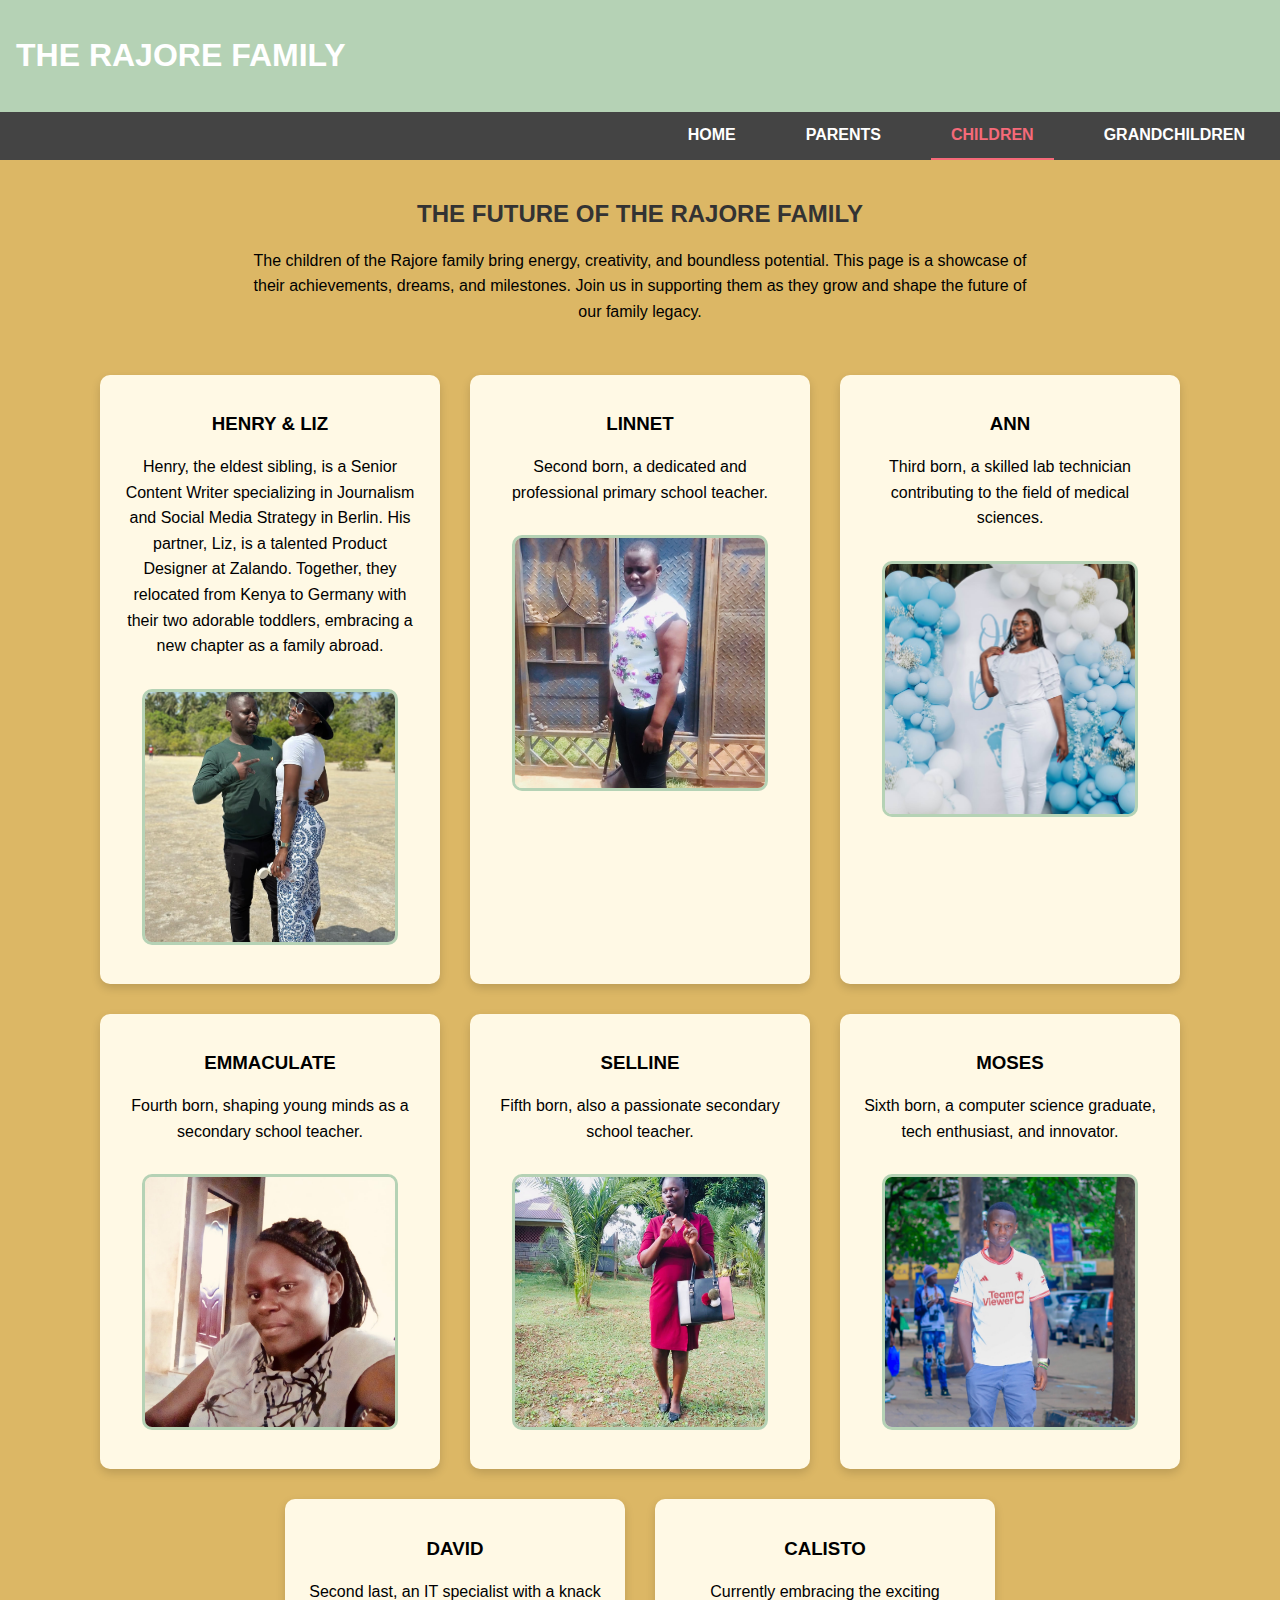
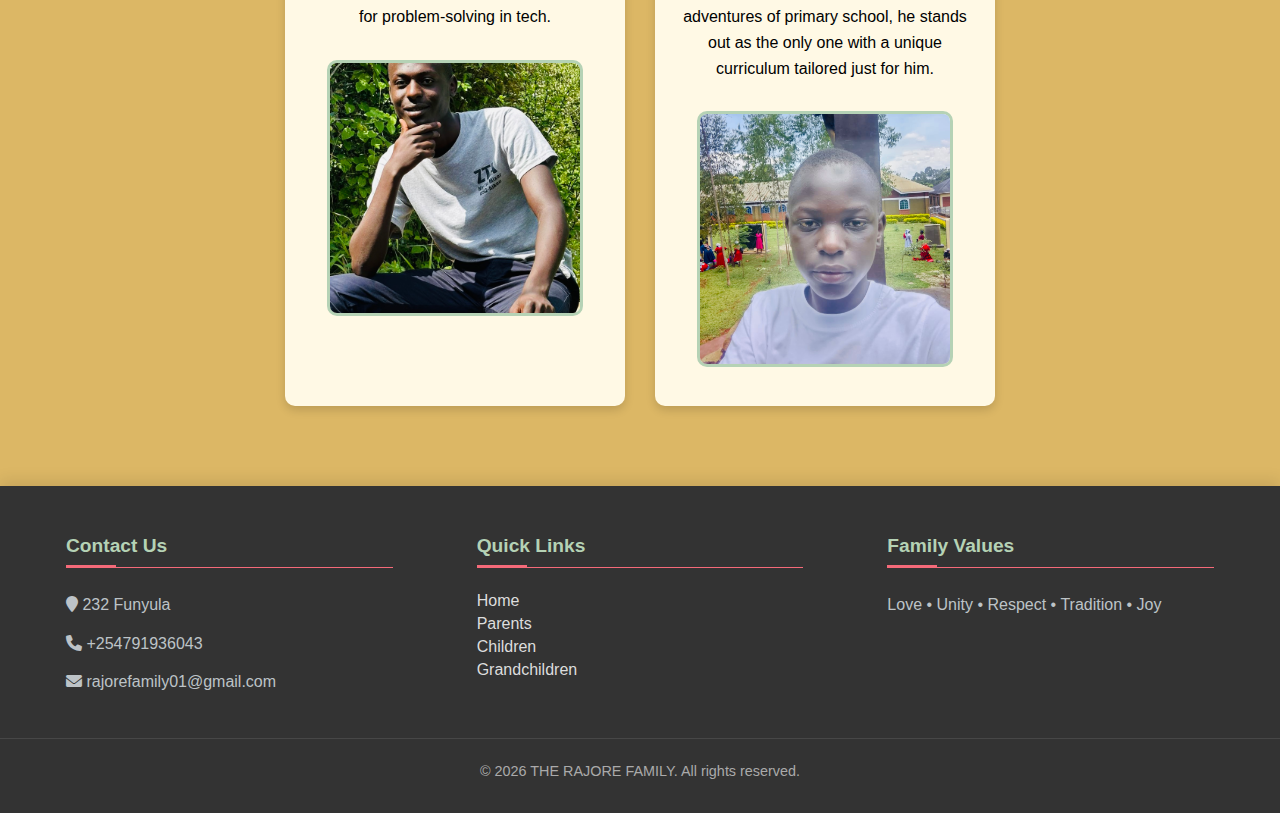
<file: children.html>
<!DOCTYPE html>
<html lang="en">
<head>
    <meta charset="UTF-8">
    <meta name="viewport" content="width=device-width, initial-scale=1.0">
    <title>The Rajore Family - Children</title>
    <link rel="stylesheet" href="style.css">
    <link rel="stylesheet" href="https://cdnjs.cloudflare.com/ajax/libs/font-awesome/6.0.0/css/all.min.css">
    <style>
        body {
            font-family: Arial, sans-serif;
            margin: 0;
            padding: 0;
            background-color: #dcb765;
        }
        header {
            background-color: #b5d2b5;
            color: white;
            padding: 1rem;
            text-align: left;
        }

        nav {
            background-color: #444;
            color: white;
            text-align: center;
            position: relative;
        }

        nav ul {
            list-style-type: none;
            padding: 0;
            margin: 0;
            display: flex;
            justify-content: right;
            flex-wrap: wrap;
        }

        nav li {
            display: inline;
            margin: 0 15px;
        }
        nav a {
            color: white;
            text-decoration: none;
            font-weight: bold;
            padding: 10px 5px;
        }
        
        nav a.active {
            color: #f56a79;
            border-bottom: 2px solid #f56a79;
        }

        .menu-icon {
            display: none;
            font-size: 30px;
            cursor: pointer;
            position: absolute;
            right: 10px;
            top: 10px;
        }

        .children-container {
            display: flex;
            flex-wrap: wrap;
            justify-content: center;
            gap: 30px;
            padding: 20px;
        }

        .child-card {
            text-align: center;
            max-width: 300px;
            background-color: #fff9e5;
            padding: 20px;
            border-radius: 10px;
            box-shadow: 0 4px 10px rgba(0, 0, 0, 0.15);
            transition: transform 0.3s ease;
        }

        .child-card:hover {
            transform: translateY(-5px);
        }

        .child-card img {
            width: 250px;
            height: 250px;
            object-fit: cover;
            border-radius: 10px;
            margin-bottom: 15px;
            border: 3px solid #b5d2b5;
        }

        @media screen and (max-width: 768px) {
            nav ul {
                flex-direction: column;
                display: none;
                background-color: #444;
                padding: 10px 0;
            }

            nav ul.show {
                display: flex;
            }

            nav li {
                display: block;
                margin: 10px 0;
            }

            .menu-icon {
                display: block;
            }

            .child-card {
                max-width: 100%;
            }
        }

        .container {
            padding: 20px;
            max-width: 1200px;
            margin: 0 auto;
        }

        .section {
            margin-bottom: 40px;
        }
        
        .section h2 {
            text-align: center;
            margin-bottom: 20px;
            color: #333;
        }
        
        .section p {
            text-align: center;
            max-width: 800px;
            margin: 0 auto 30px;
            line-height: 1.6;
        }

        footer {
            background-color: #333;
            color: #fff;
            text-align: center;
            padding: 20px 0;
        }
        
        .footer-container {
            display: flex;
            justify-content: space-around;
            flex-wrap: wrap;
            max-width: 1200px;
            margin: 0 auto;
        }
        
        .footer-column {
            flex: 1;
            min-width: 200px;
            margin: 10px;
        }
        
        .footer-column h3 {
            border-bottom: 1px solid #f56a79;
            padding-bottom: 10px;
        }
        
        .footer-column a {
            display: block;
            color: #ddd;
            margin: 5px 0;
            text-decoration: none;
        }
        
        .footer-column a:hover {
            color: #f56a79;
        }
        
        .copyright {
            margin-top: 20px;
            font-size: 0.9em;
            color: #aaa;
        }
    </style>
</head>
<body>
    <header>
        <h1>THE RAJORE FAMILY</h1>
    </header>
    
    <nav>
        <div class="menu-icon" id="menu-icon">
            <i class="fas fa-bars"></i>
        </div>
        <ul id="nav-list">
            <li><a href="index.html">HOME</a></li>
            <li><a href="parents.html">PARENTS</a></li>
            <li><a href="children.html" class="active">CHILDREN</a></li>
            <li><a href="grandchildren.html">GRANDCHILDREN</a></li>
        </ul>
    </nav>
    
    <div class="container">
        <section class="section">
            <h2>THE FUTURE OF THE RAJORE FAMILY</h2>
            <p>The children of the Rajore family bring energy, creativity, and boundless potential. This page is a showcase of their achievements, dreams, and milestones. Join us in supporting them as they grow and shape the future of our family legacy.</p>
            
            <div class="children-container">
                <div class="child-card">
                    <h3>HENRY & LIZ</h3>
                    <p>Henry, the eldest sibling, is a Senior Content Writer specializing in Journalism and Social Media Strategy in Berlin. His partner, Liz, is a talented Product Designer at Zalando. Together, they relocated from Kenya to Germany with their two adorable toddlers, embracing a new chapter as a family abroad.</p>
                    <img src="images/liz.jpg" alt="Henry and Liz">
                </div>
                
                <div class="child-card">
                    <h3>LINNET</h3>
                    <p>Second born, a dedicated and professional primary school teacher.</p>
                    <img src="images/japuonj.jpg" alt="Linnet">
                </div>
                
                <div class="child-card">
                    <h3>ANN</h3>
                    <p>Third born, a skilled lab technician contributing to the field of medical sciences.</p>
                    <img src="images/nyar.jpg" alt="Ann">
                </div>
                
                <div class="child-card">
                    <h3>EMMACULATE</h3>
                    <p>Fourth born, shaping young minds as a secondary school teacher.</p>
                    <img src="images/mwalimu.jpg" alt="Emmaculate">
                </div>
                
                <div class="child-card">
                    <h3>SELLINE</h3>
                    <p>Fifth born, also a passionate secondary school teacher.</p>
                    <img src="images/selline.jpg" alt="Selline">
                </div>
                
                <div class="child-card">
                    <h3>MOSES</h3>
                    <p>Sixth born, a computer science graduate, tech enthusiast, and innovator.</p>
                    <img src="images/Mosesa.jpg" alt="Moses">
                </div>
                
                <div class="child-card">
                    <h3>DAVID</h3>
                    <p>Second last, an IT specialist with a knack for problem-solving in tech.</p>
                    <img src="images/davido.jpg" alt="David">
                </div>
                
                <div class="child-card">
                    <h3>CALISTO</h3>
                    <p>Currently embracing the exciting adventures of primary school, he stands out as the only one with a unique curriculum tailored just for him.</p>
                    <img src="images/cliff.jpg" alt="Calisto">
                </div>
            </div>
        </section>
    </div>
    
    <!-- Footer Section -->
    <footer>
        <div class="footer-container">
            <div class="footer-column">
                <h3>Contact Us</h3>
                <p><i class="fa fa-map-marker"></i> 232 Funyula</p>
                <p><i class="fa fa-phone"></i> +254791936043</p>
                <p><i class="fa fa-envelope"></i> rajorefamily01@gmail.com</p>
            </div>
            <div class="footer-column">
                <h3>Quick Links</h3>
                <a href="index.html">Home</a>
                <a href="parents.html">Parents</a>
                <a href="children.html">Children</a>
                <a href="grandchildren.html">Grandchildren</a>
            </div>
            <div class="footer-column">
                <h3>Family Values</h3>
                <p>Love • Unity • Respect • Tradition • Joy</p>
            </div>
        </div>
        <p class="copyright">&copy; <script>document.write(new Date().getFullYear())</script> THE RAJORE FAMILY. All rights reserved.</p>
    </footer>
    
    <script>
       document.addEventListener('DOMContentLoaded', function() {
            const menuIcon = document.getElementById('menu-icon');
            const navList = document.getElementById('nav-list');
            
            menuIcon.addEventListener('click', function() {
                navList.classList.toggle('show');
            });
            
            const navLinks = document.querySelectorAll('nav a');
            navLinks.forEach(link => {
                link.addEventListener('click', function() {
                    if (window.innerWidth <= 768) {
                        navList.classList.remove('show');
                    }
                });
            });
            
            const currentPage = location.pathname.split('/').pop();
            navLinks.forEach(link => {
                if (link.getAttribute('href') === currentPage) {
                    link.classList.add('active');
                }
            });
        });
    </script>
</body>
</html>
</file>
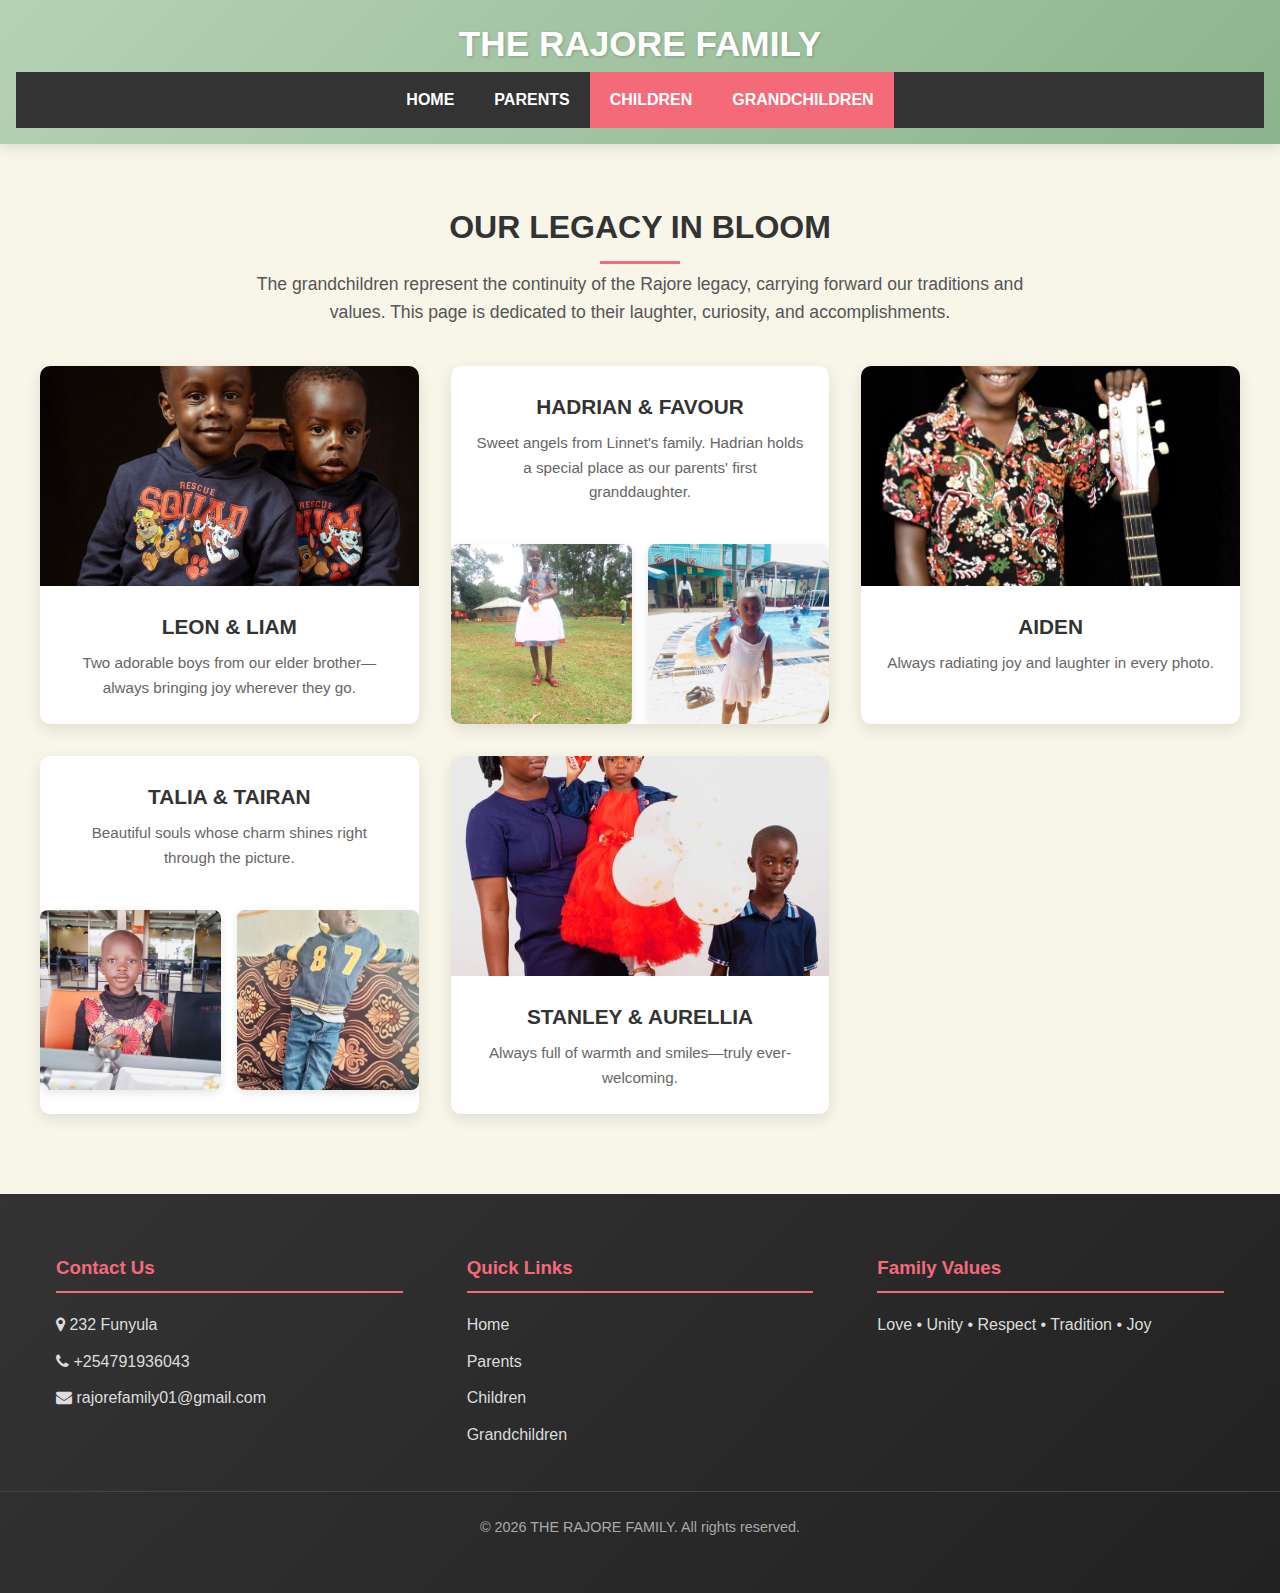
<file: grandchildren.html>
<!DOCTYPE html>
<html lang="en">
<head>
    <meta charset="UTF-8">
    <meta name="viewport" content="width=device-width, initial-scale=1.0">
    <title>The Rajore Family - Children</title>
    <link rel="stylesheet" href="https://cdnjs.cloudflare.com/ajax/libs/font-awesome/4.7.0/css/font-awesome.min.css">
    <style>
        :root {
            --primary: #b5d2b5;
            --secondary: #f56a79;
            --light: #fef6dd;
            --dark: #333;
            --accent: #dcb765;
        }
        
        body {
            font-family: 'Segoe UI', Tahoma, Geneva, Verdana, sans-serif;
            margin: 0;
            padding: 0;
            background-color: #f8f5e9;
            color: #333;
            line-height: 1.6;
        }
        
        header {
            background: linear-gradient(135deg, var(--primary) 0%, #8cb48c 100%);
            color: white;
            padding: 1rem;
            text-align: center;
            box-shadow: 0 4px 12px rgba(0,0,0,0.1);
        }
        
        h1 {
            margin: 0;
            font-size: 2.2rem;
            text-shadow: 1px 1px 3px rgba(0,0,0,0.2);
        }
        
        nav {
            background-color: var(--dark);
            position: sticky;
            top: 0;
            z-index: 100;
        }
        
        nav ul {
            list-style-type: none;
            padding: 0;
            margin: 0;
            display: flex;
            justify-content: center;
            flex-wrap: wrap;
        }
        
        nav li {
            margin: 0;
        }
        
        nav a {
            color: white;
            text-decoration: none;
            font-weight: bold;
            padding: 15px 20px;
            display: block;
            transition: all 0.3s ease;
        }
        
        nav a:hover, nav a.active {
            background-color: var(--secondary);
            color: white;
        }
        
        .menu-icon {
            display: none;
  font-size: 30px;
  cursor: pointer;
  color: black; /* Changed from white to black */
  position: absolute;
  right: 20px;
  top: 20px;
  z-index: 101;
  background-color: rgba(255, 255, 255, 0.7); /* Added light background for contrast */
  padding: 5px 10px;
  border-radius: 4px;
        }
        
        /* Main Content */
        .container {
            max-width: 1200px;
            margin: 0 auto;
            padding: 2rem;
        }
        
        .page-header {
            text-align: center;
            margin-bottom: 2.5rem;
        }
        
        .page-header h2 {
            font-size: 2rem;
            color: var(--dark);
            margin-bottom: 1rem;
            position: relative;
            display: inline-block;
        }
        
        .page-header h2::after {
            content: "";
            position: absolute;
            bottom: -10px;
            left: 50%;
            transform: translateX(-50%);
            width: 80px;
            height: 3px;
            background: var(--secondary);
        }
        
        .page-header p {
            max-width: 800px;
            margin: 0 auto;
            font-size: 1.1rem;
            color: #555;
        }
        
        /* Family Members Grid */
        .family-grid {
            display: grid;
            grid-template-columns: repeat(auto-fit, minmax(280px, 1fr));
            gap: 2rem;
            margin-top: 2rem;
        }
        
        .family-card {
            background: white;
            border-radius: 10px;
            overflow: hidden;
            box-shadow: 0 5px 15px rgba(0,0,0,0.1);
            transition: transform 0.3s ease, box-shadow 0.3s ease;
        }
        
        .family-card:hover {
            transform: translateY(-5px);
            box-shadow: 0 8px 20px rgba(0,0,0,0.15);
        }
        
        .family-img-container {
            height: 220px;
            overflow: hidden;
        }
        
        .family-img-container img {
            width: 100%;
            height: 100%;
            object-fit: cover;
            transition: transform 0.5s ease;
        }
        
        .family-card:hover .family-img-container img {
            transform: scale(1.05);
        }
        
        .family-info {
            padding: 1.5rem;
            text-align: center;
        }
        
        .family-info h3 {
            margin: 0 0 0.5rem;
            color: var(--dark);
            font-size: 1.3rem;
        }
        
        .family-info p {
            margin: 0;
            color: #666;
            font-size: 0.95rem;
        }
        
        /* Photo Pair Styling */
        .photo-pair {
            display: grid;
            grid-template-columns: 1fr 1fr;
            gap: 1rem;
            margin-top: 1rem;
        }
        
        .photo-pair img {
            width: 100%;
            height: 180px;
            object-fit: cover;
            border-radius: 8px;
            box-shadow: 0 3px 10px rgba(0,0,0,0.1);
            transition: transform 0.3s ease;
        }
        
        .photo-pair img:hover {
            transform: scale(1.03);
        }
        
        /* Footer */
        footer {
            background: linear-gradient(135deg, var(--dark) 0%, #222 100%);
            color: white;
            padding: 2.5rem 0;
            margin-top: 3rem;
        }
        
        .footer-container {
            max-width: 1200px;
            margin: 0 auto;
            display: grid;
            grid-template-columns: repeat(auto-fit, minmax(250px, 1fr));
            gap: 2rem;
            padding: 0 2rem;
        }
        
        .footer-column {
            padding: 0 1rem;
        }
        
        .footer-column h3 {
            color: var(--secondary);
            margin-bottom: 1.2rem;
            padding-bottom: 0.5rem;
            border-bottom: 2px solid var(--secondary);
        }
        
        .footer-column p, .footer-column a {
            color: #ddd;
            margin: 0.7rem 0;
            display: block;
        }
        
        .footer-column a {
            text-decoration: none;
            transition: color 0.3s ease;
        }
        
        .footer-column a:hover {
            color: var(--secondary);
        }
        
        .copyright {
            text-align: center;
            margin-top: 2rem;
            padding-top: 1.5rem;
            border-top: 1px solid #444;
            color: #aaa;
            font-size: 0.9rem;
        }
        
        /* Responsive Design */
        @media (max-width: 768px) {
            nav ul {
                flex-direction: column;
                display: none;
            }
            
            nav ul.show {
                display: flex;
            }
            
            .menu-icon {
                display: block;
            }
            
            .photo-pair {
                grid-template-columns: 1fr;
            }
            
            .family-img-container {
                height: 180px;
            }
        }
        
        @media (max-width: 480px) {
            .container {
                padding: 1.5rem;
            }
            
            .page-header h2 {
                font-size: 1.7rem;
            }
            
            .family-grid {
                grid-template-columns: 1fr;
            }
        }
    </style>
</head>
<body>
    <header>
        <h1>THE RAJORE FAMILY</h1>
        <nav>
            <div class="menu-icon" onclick="toggleMenu()">&#9776;</div>
            <ul id="nav-list">
                <li><a href="index.html">HOME</a></li>
                <li><a href="parents.html">PARENTS</a></li>
                <li><a href="children.html" class="active">CHILDREN</a></li>
                <li><a href="grandchildren.html">GRANDCHILDREN</a></li>
            </ul>
        </nav>
    </header>

    <div class="container">
        <div class="page-header">
            <h2>OUR LEGACY IN BLOOM</h2>
            <p>The grandchildren represent the continuity of the Rajore legacy, carrying forward our traditions and values. This page is dedicated to their laughter, curiosity, and accomplishments.</p>
        </div>
        
        <div class="family-grid">
            <!-- Leon & Liam -->
            <div class="family-card">
                <div class="family-img-container">
                    <img src="images/LEON.jpg" alt="Leon and Liam">
                </div>
                <div class="family-info">
                    <h3>LEON & LIAM</h3>
                    <p>Two adorable boys from our elder brother—always bringing joy wherever they go.</p>
                </div>
            </div>
            
            <!-- Hadrian & Favour -->
            <div class="family-card">
                <div class="family-info">
                    <h3>HADRIAN & FAVOUR</h3>
                    <p>Sweet angels from Linnet's family. Hadrian holds a special place as our parents' first granddaughter.</p>
                </div>
                <div class="photo-pair">
                    <img src="images/hadrian.jpg" alt="Hadrian">
                    <img src="images/Favour.jpg" alt="Favour">
                </div>
            </div>
            
            <!-- Aiden -->
            <div class="family-card">
                <div class="family-img-container">
                    <img src="images/aiden.jpg" alt="Aiden">
                </div>
                <div class="family-info">
                    <h3>AIDEN</h3>
                    <p>Always radiating joy and laughter in every photo.</p>
                </div>
            </div>
            
            <!-- Talia & Tairan -->
            <div class="family-card">
                <div class="family-info">
                    <h3>TALIA & TAIRAN</h3>
                    <p>Beautiful souls whose charm shines right through the picture.</p>
                </div>
                <div class="photo-pair">
                    <img src="images/talia 2.jpg" alt="Talia">
                    <img src="images/Adera.jpg" alt="Adera">
                </div>
            </div>
            
            <!-- Stanley & Aurellia -->
            <div class="family-card">
                <div class="family-img-container">
                    <img src="images/father.jpg" alt="Stanley and Aurellia">
                </div>
                <div class="family-info">
                    <h3>STANLEY & AURELLIA</h3>
                    <p>Always full of warmth and smiles—truly ever-welcoming.</p>
                </div>
            </div>
        </div>
    </div>
    
    <footer>
        <div class="footer-container">
            <div class="footer-column">
                <h3>Contact Us</h3>
                <p><i class="fa fa-map-marker"></i> 232 Funyula</p>
                <p><i class="fa fa-phone"></i> +254791936043</p>
                <p><i class="fa fa-envelope"></i> rajorefamily01@gmail.com</p>
            </div>
            <div class="footer-column">
                <h3>Quick Links</h3>
                <a href="index.html">Home</a>
                <a href="parents.html">Parents</a>
                <a href="children.html">Children</a>
                <a href="grandchildren.html">Grandchildren</a>
            </div>
            <div class="footer-column">
                <h3>Family Values</h3>
                <p>Love • Unity • Respect • Tradition • Joy</p>
            </div>
        </div>
        <p class="copyright">&copy; <script>document.write(new Date().getFullYear())</script> THE RAJORE FAMILY. All rights reserved.</p>
    </footer>
    
    <script>
        function toggleMenu() {
            const navList = document.getElementById('nav-list');
            navList.classList.toggle('show');
        }
        
        // Highlight current page in navigation
        document.addEventListener('DOMContentLoaded', function() {
            const currentPage = location.pathname.split('/').pop();
            const navLinks = document.querySelectorAll('nav a');
            
            navLinks.forEach(link => {
                if (link.getAttribute('href') === currentPage) {
                    link.classList.add('active');
                }
            });
        });
    </script>
</body>
</html>
</file>
<file: style.css>
/* General styling */
.body {
    font-family:Arial, sans-serif;
    margin: 0;
    padding: 0;
    background-color: #dcd7a5;
}
.header {
    background-color: #b5d2b5;
    color:white;
    padding: 1rem;
    text-align: left;

}
.logo {
    position: fixed;
    Height: auto;
    left: 100%;
    width:100%;
}
/* Navigation styling */
.nav {
    background-color: #333;
    position: relative;
}
.nav .menu-icon {
    display: none;
    font-size: 2rem;
    color: white;
    padding:14px 20px;
    cursor: pointer;
}
.nav ul {
    list-style: none;
    margin: 0px;
    padding:10px;
    display: flex;
    justify-content: flex-end;
}
.nav ul li {
    margin: 0;

}
nav ul li a, .nav-button {
    display: block;
    color: white;
    text-align: center;
    padding:14px 20px;
    text-decoration: none;
}
nav ul li a:hover, .nav-button:hover {
    background-color:  green;
}
.nav-button {
    background-color: #ff6347;
    border:none;
    cursor: pointer;
   
}
.nav-button:hover {
    background-color: #ff4500;
}
/* Responsive styling */
@media (max-width: 768px) {
    nav ul{
        display: none;
        flex-direction: column;
        width: 100%;
        text-align: center;
    }
    nav ul li {
        width: 100%;
    }
    nav .menu-icon {
        display: block;
    }
    nav ul .show {
        display: flex;
    }
}
/* Description styling section */
.description-section {
    padding: 2rem;
    background-image:url('images/Dad.JPG'); /*path to your background image*/
    background-size: cover;
    background-position: center;
    color: white;
    font-size: 30px;
}
.description-container {
    display: flex;
    flex-wrap: wrap;
    justify-content: space-between;
    align-items: center;
    background-color: rgba(0, 0, 0, 0.6); /* Semi transparent background*/
    padding: 20px;
    border-radius: 8px;

}
.description-text {
    flex: 1;
    min-width: 300px;
    margin-right:2rem;
    font-size: 50px;
}
.description-image img {
    flex:1;
    min-width:300px;
}
.description-image img {
    width: 95%;
    height: auto;
    border-radius: 8px;
}
/* footer styling */
footer {
    background-color: #2c3e50; /* Darker, more elegant background */
    color: #ecf0f1;
    padding: 3rem 0 1.5rem;
    font-family: 'Arial', sans-serif;
    box-shadow: 0 -5px 15px rgba(0, 0, 0, 0.1);
}

.footer-container {
    display: flex;
    justify-content: space-around;
    flex-wrap: wrap;
    max-width: 1200px;
    margin: 0 auto;
    padding: 0 20px;
    gap: 2rem;
}

.footer-column {
    flex: 1;
    min-width: 220px;
    padding: 0 1rem;
    text-align: left;
}

.footer-column h3 {
    color: #b5d2b5; /* Matching your header color */
    font-size: 1.2rem;
    margin-bottom: 1.5rem;
    position: relative;
    padding-bottom: 0.7rem;
}

.footer-column h3::after {
    content: '';
    position: absolute;
    left: 0;
    bottom: 0;
    width: 50px;
    height: 2px;
    background: #f56a79; /* Matching your button color */
}

.footer-column p {
    margin: 0.8rem 0;
    line-height: 1.6;
    color: #bdc3c7;
}

.footer-column a {
    color: #ecf0f1;
    text-decoration: none;
    transition: all 0.3s ease;
    display: block;
    margin: 0.8rem 0;
}

.footer-column a:hover {
    color: #f56a79;
    padding-left: 5px;
}

.social-icons {
    display: flex;
    gap: 1rem;
    margin-top: 1.5rem;
}

.social-icons a {
    color: white;
    font-size: 1.5rem;
    transition: transform 0.3s ease;
}

.social-icons a:hover {
    transform: translateY(-3px);
    color: #f56a79;
}

.copyright {
    margin-top: 3rem;
    padding-top: 1.5rem;
    border-top: 1px solid rgba(255, 255, 255, 0.1);
    font-size: 0.9rem;
    color: #7f8c8d;
}

/* RESPONSIVE FOOTER */
@media (max-width: 768px) {
    .footer-container {
        flex-direction: column;
        gap: 1rem;
    }
    
    .footer-column {
        text-align: center;
        padding: 1rem 0;
    }
    
    .footer-column h3::after {
        left: 50%;
        transform: translateX(-50%);
    }
    
    .social-icons {
        justify-content: center;
    }
}
</file>
